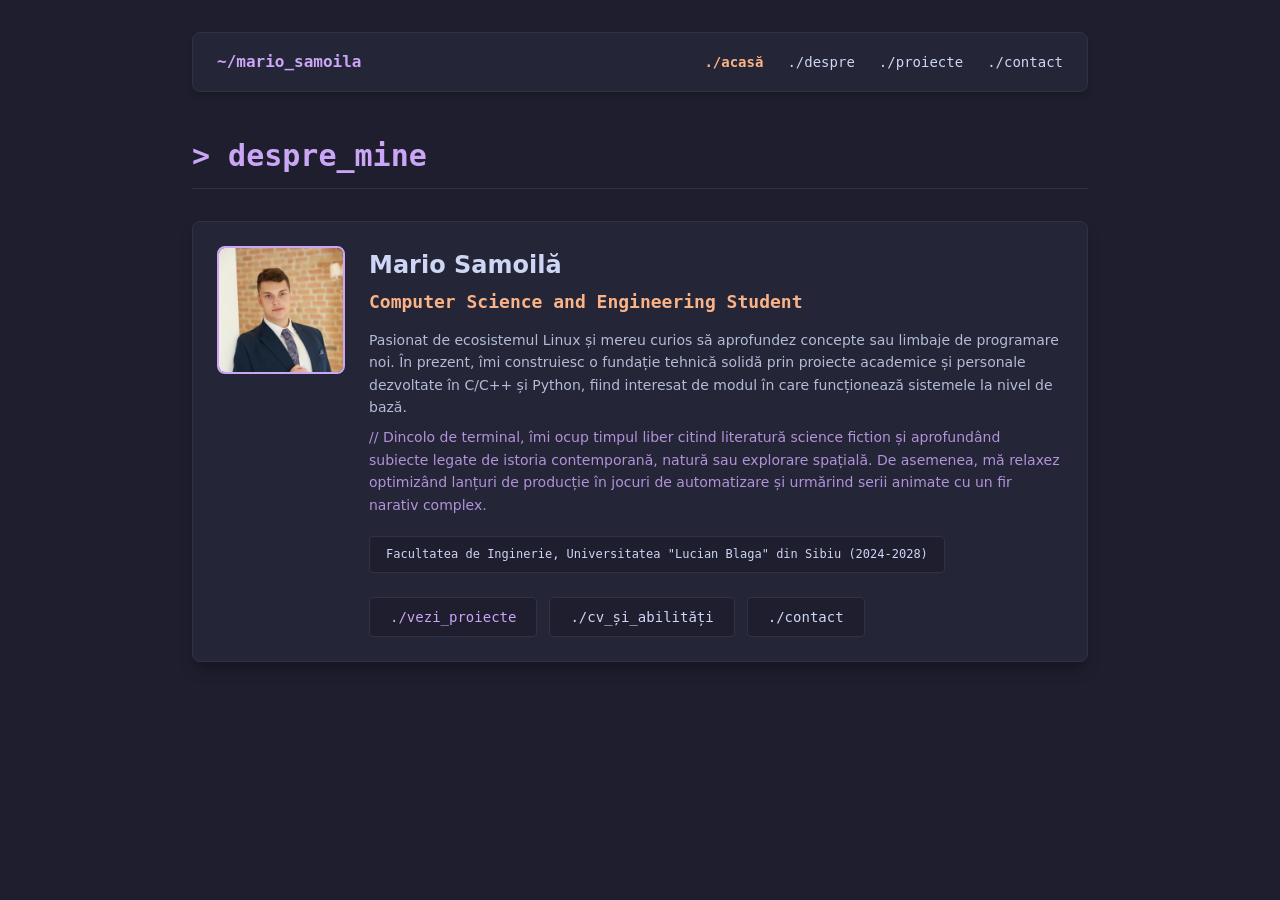
<file: index.html>
<!DOCTYPE html>
<html lang="ro">

<head>
    <meta charset="UTF-8">
    <meta name="viewport" content="width=device-width, initial-scale=1.0">
    <title>Mario Samoilă | Acasă</title>
    <link rel="stylesheet" href="css/style.css">
</head>

<body>

    <header class="site-header">
        <nav class="navbar">
            <a href="index.html" class="brand-logo">~/mario_samoila</a>

            <button class="hamburger" aria-label="Meniu">
                <span></span>
                <span></span>
                <span></span>
            </button>

            <div class="nav-menu">
                <a href="index.html" class="nav-link active-page">./acasă</a>
                <a href="about.html" class="nav-link">./despre</a>
                <a href="projects.html" class="nav-link">./proiecte</a>
                <a href="contact.html" class="nav-link">./contact</a>
            </div>
        </nav>
    </header>

    <main class="container">
        <h1 class="scroll-animate page-title">
            > despre_mine
        </h1>

        <section id="profil" class="scroll-animate card profile-card">
            <div class="profile-avatar">
                <img src="img/pfp.png" alt="Mario Samoilă">
            </div>

            <div>
                <h2 class="profile-name">Mario Samoilă</h2>
                <h3 class="profile-role">Computer Science and Engineering Student</h3>

                <p class="text-muted">
                    Pasionat de ecosistemul Linux și mereu curios să aprofundez concepte sau limbaje de programare noi. 
                    În prezent, îmi construiesc o fundație tehnică solidă prin proiecte academice și personale dezvoltate în C/C++ și Python, 
                    fiind interesat de modul în care funcționează sistemele la nivel de bază.
                </p>

                <p class="comment-text">
                    // Dincolo de terminal, îmi ocup timpul liber citind literatură science fiction și aprofundând subiecte legate de istoria contemporană,
                    natură sau explorare spațială. De asemenea, mă relaxez optimizând lanțuri de producție în jocuri de automatizare și urmărind serii animate cu un fir narativ complex.
                </p>

                <div class="education-badge">
                    Facultatea de Inginerie, Universitatea "Lucian Blaga" din Sibiu (2024-2028)
                </div>

                <div class="button-group">
                    <a href="projects.html" class="btn btn-primary">./vezi_proiecte</a>
                    <a href="about.html" class="btn">./cv_și_abilități</a>
                    <a href="contact.html" class="btn">./contact</a>
                </div>
            </div>
        </section>
    </main>

    <script src="js/app.js"></script>
</body>

</html>
</file>
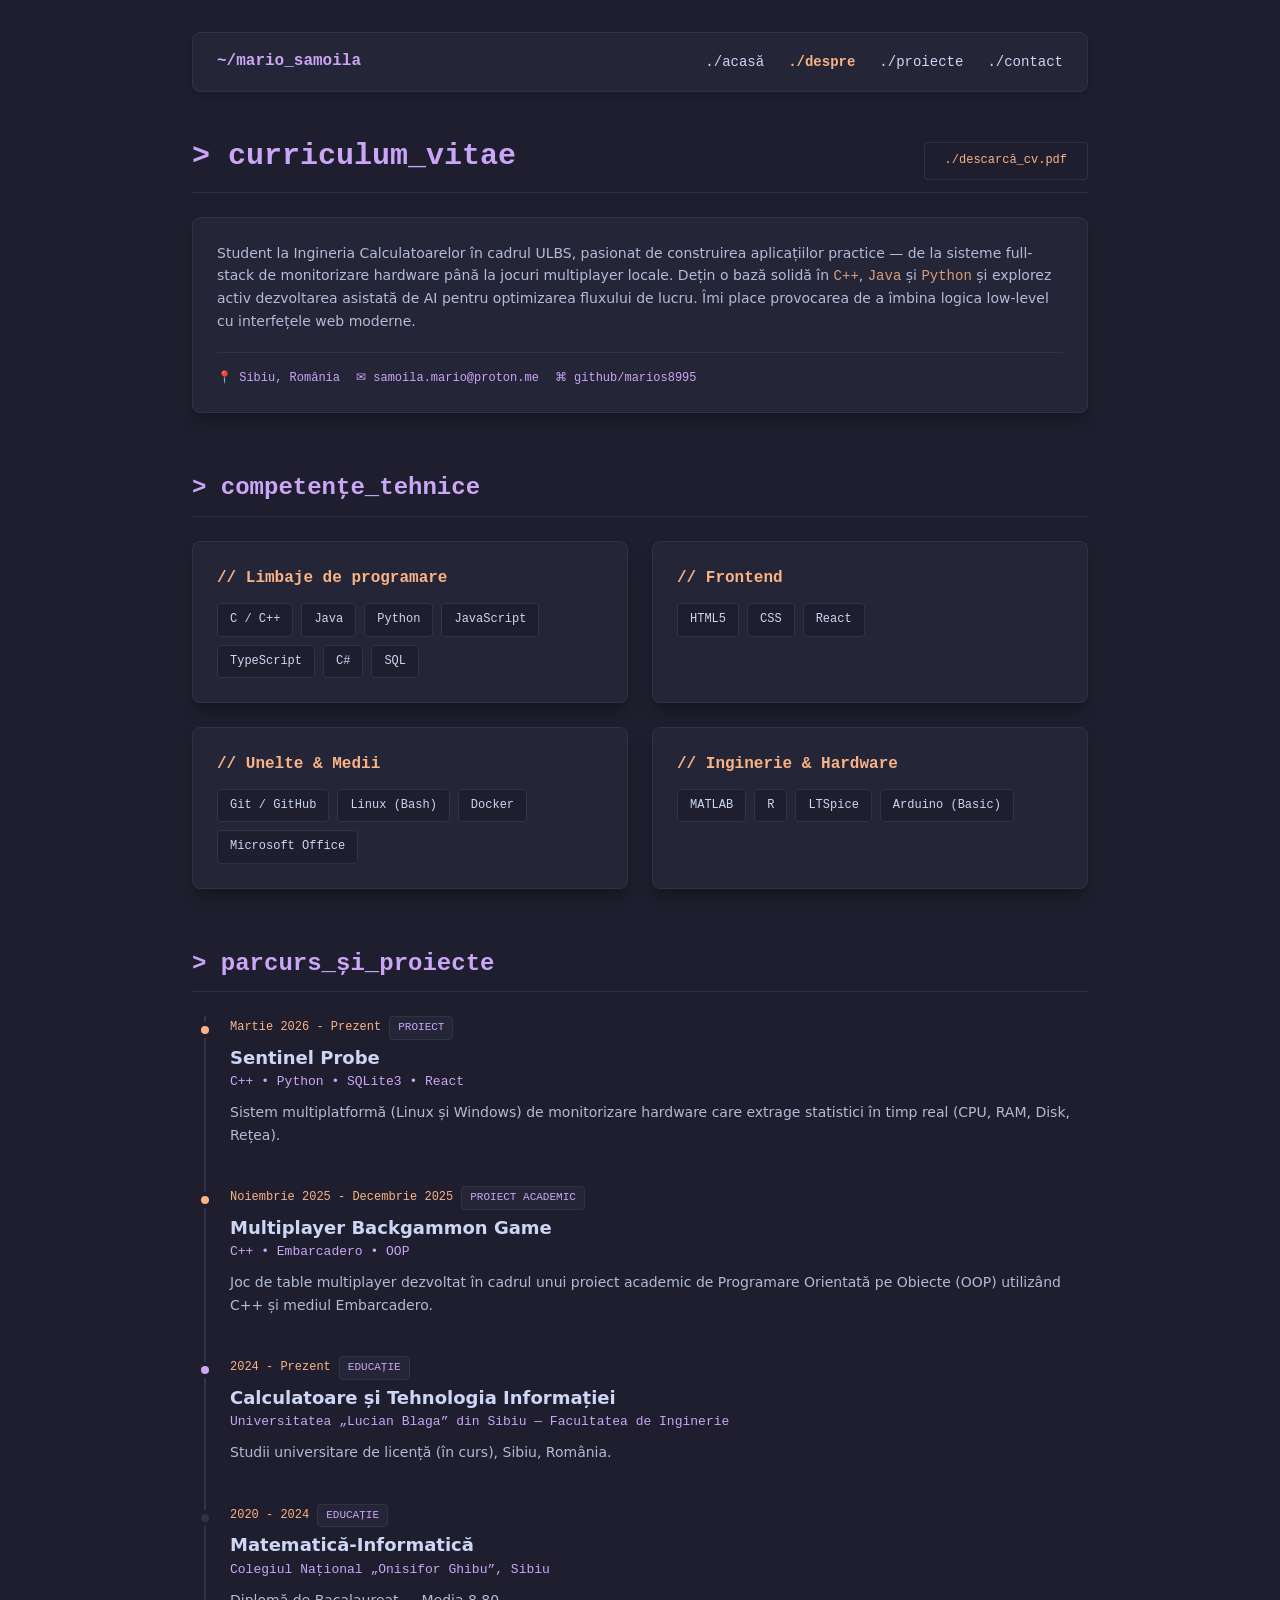
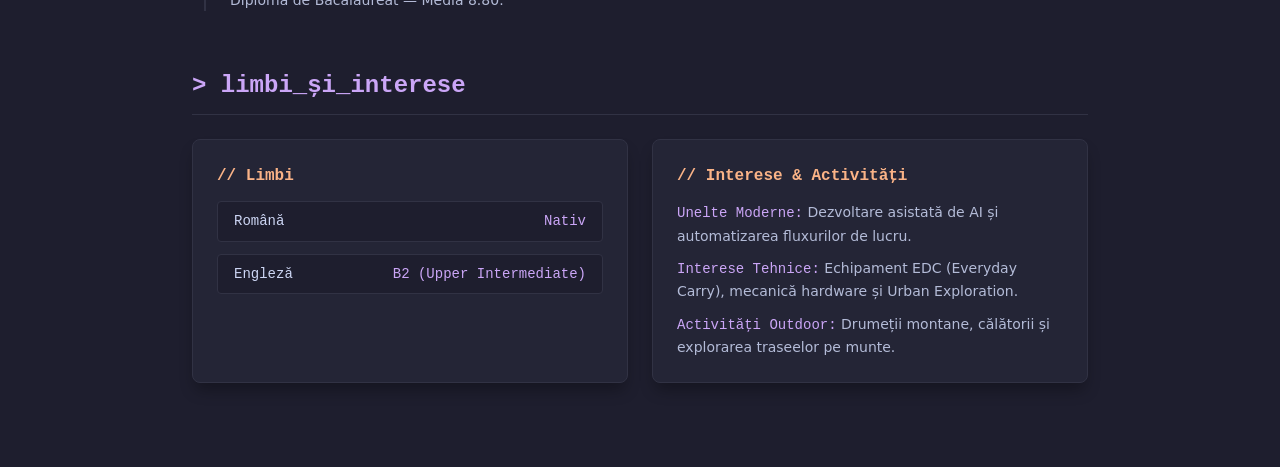
<file: about.html>
<!DOCTYPE html>
<html lang="ro">

<head>
    <meta charset="UTF-8">
    <meta name="viewport" content="width=device-width, initial-scale=1.0">
    <title>Mario Samoilă | Despre & CV</title>
    <link rel="stylesheet" href="css/style.css">
</head>

<body>

    <header class="site-header">
        <nav class="navbar">
            <a href="index.html" class="brand-logo">~/mario_samoila</a>

            <button class="hamburger" aria-label="Meniu">
                <span></span>
                <span></span>
                <span></span>
            </button>

            <div class="nav-menu">
                <a href="index.html" class="nav-link">./acasă</a>
                <a href="about.html" class="nav-link active-page">./despre</a>
                <a href="projects.html" class="nav-link">./proiecte</a>
                <a href="contact.html" class="nav-link">./contact</a>
            </div>
        </nav>
    </header>

    <main class="container">

        <section id="rezumat" class="scroll-animate section-spacing">
            <div class="section-header-row">
                <h1 class="page-title">> curriculum_vitae</h1>
                <a href="CV.pdf" target="_blank" rel="noopener noreferrer" class="btn btn-peach">
                    ./descarcă_cv.pdf
                </a>
            </div>

            <div class="card">
                <p class="text-muted">
                    Student la Ingineria Calculatoarelor în cadrul ULBS, pasionat de construirea aplicațiilor practice — de la sisteme full-stack de monitorizare hardware până la jocuri multiplayer locale. Dețin o bază solidă în <span class="mono-peach">C++</span>, <span class="mono-peach">Java</span> și <span class="mono-peach">Python</span> și explorez activ dezvoltarea asistată de AI pentru optimizarea fluxului de lucru. Îmi place provocarea de a îmbina logica low-level cu interfețele web moderne.
                </p>

                <div class="contact-links-bar">
                    <span>📍 Sibiu, România</span>
                    <a href="mailto:samoila.mario@proton.me">✉ samoila.mario@proton.me</a>
                    <a href="https://github.com/marios8995" target="_blank" rel="noopener noreferrer">⌘ github/marios8995</a>
                </div>
            </div>
        </section>

        <section id="skills" class="section-spacing">
            <h2 class="scroll-animate section-title">> competențe_tehnice</h2>

            <div class="grid-2">
                <div class="scroll-animate card">
                    <h3 class="card-subtitle">// Limbaje de programare</h3>
                    <div class="tag-list">
                        <span class="tag">C / C++</span>
                        <span class="tag">Java</span>
                        <span class="tag">Python</span>
                        <span class="tag">JavaScript</span>
                        <span class="tag">TypeScript</span>
                        <span class="tag">C#</span>
                        <span class="tag">SQL</span>
                    </div>
                </div>

                <div class="scroll-animate card">
                    <h3 class="card-subtitle">// Frontend</h3>
                    <div class="tag-list">
                        <span class="tag">HTML5</span>
                        <span class="tag">CSS</span>
                        <span class="tag">React</span>
                    </div>
                </div>

                <div class="scroll-animate card">
                    <h3 class="card-subtitle">// Unelte & Medii</h3>
                    <div class="tag-list">
                        <span class="tag">Git / GitHub</span>
                        <span class="tag">Linux (Bash)</span>
                        <span class="tag">Docker</span>
                        <span class="tag">Microsoft Office</span>
                    </div>
                </div>

                <div class="scroll-animate card">
                    <h3 class="card-subtitle">// Inginerie & Hardware</h3>
                    <div class="tag-list">
                        <span class="tag">MATLAB</span>
                        <span class="tag">R</span>
                        <span class="tag">LTSpice</span>
                        <span class="tag">Arduino (Basic)</span>
                    </div>
                </div>
            </div>
        </section>

        <section id="timeline" class="section-spacing">
            <h2 class="scroll-animate section-title">> parcurs_și_proiecte</h2>

            <div class="timeline">
                <div class="scroll-animate timeline-item">
                    <div class="timeline-dot dot-peach"></div>
                    <div class="timeline-meta">
                        <span class="timeline-date">Martie 2026 - Prezent</span>
                        <span class="timeline-badge">PROIECT</span>
                    </div>
                    <h3 class="timeline-title">Sentinel Probe</h3>
                    <p class="timeline-subtitle">C++ • Python • SQLite3 • React</p>
                    <p class="text-muted">
                        Sistem multiplatformă (Linux și Windows) de monitorizare hardware care extrage statistici în timp real (CPU, RAM, Disk, Rețea).
                    </p>
                </div>

                <div class="scroll-animate timeline-item">
                    <div class="timeline-dot dot-peach"></div>
                    <div class="timeline-meta">
                        <span class="timeline-date">Noiembrie 2025 - Decembrie 2025</span>
                        <span class="timeline-badge">PROIECT ACADEMIC</span>
                    </div>
                    <h3 class="timeline-title">Multiplayer Backgammon Game</h3>
                    <p class="timeline-subtitle">C++ • Embarcadero • OOP</p>
                    <p class="text-muted">
                        Joc de table multiplayer dezvoltat în cadrul unui proiect academic de Programare Orientată pe Obiecte (OOP) utilizând C++ și mediul Embarcadero.
                    </p>
                </div>

                <div class="scroll-animate timeline-item">
                    <div class="timeline-dot dot-mauve"></div>
                    <div class="timeline-meta">
                        <span class="timeline-date">2024 - Prezent</span>
                        <span class="timeline-badge">EDUCAȚIE</span>
                    </div>
                    <h3 class="timeline-title">Calculatoare și Tehnologia Informației</h3>
                    <p class="timeline-subtitle">Universitatea „Lucian Blaga” din Sibiu — Facultatea de Inginerie</p>
                    <p class="text-muted">
                        Studii universitare de licență (în curs), Sibiu, România.
                    </p>
                </div>

                <div class="scroll-animate timeline-item">
                    <div class="timeline-dot"></div>
                    <div class="timeline-meta">
                        <span class="timeline-date">2020 - 2024</span>
                        <span class="timeline-badge">EDUCAȚIE</span>
                    </div>
                    <h3 class="timeline-title">Matematică-Informatică</h3>
                    <p class="timeline-subtitle">Colegiul Național „Onisifor Ghibu”, Sibiu</p>
                    <p class="text-muted">
                        Diplomă de Bacalaureat — Media 8.80.
                    </p>
                </div>
            </div>
        </section>

        <section id="extra" class="section-spacing">
            <h2 class="scroll-animate section-title">> limbi_și_interese</h2>

            <div class="grid-2">
                <div class="scroll-animate card">
                    <h3 class="card-subtitle">// Limbi</h3>
                    <div class="language-row">
                        <span>Română</span>
                        <span class="mono-mauve">Nativ</span>
                    </div>
                    <div class="language-row">
                        <span>Engleză</span>
                        <span class="mono-mauve">B2 (Upper Intermediate)</span>
                    </div>
                </div>

                <div class="scroll-animate card">
                    <h3 class="card-subtitle">// Interese & Activități</h3>
                    <ul class="interests-list">
                        <li>
                            <span class="mono-mauve">Unelte Moderne:</span>
                            <span class="text-muted"> Dezvoltare asistată de AI și automatizarea fluxurilor de lucru.</span>
                        </li>
                        <li>
                            <span class="mono-mauve">Interese Tehnice:</span>
                            <span class="text-muted"> Echipament EDC (Everyday Carry), mecanică hardware și Urban Exploration.</span>
                        </li>
                        <li>
                            <span class="mono-mauve">Activități Outdoor:</span>
                            <span class="text-muted"> Drumeții montane, călătorii și explorarea traseelor pe munte.</span>
                        </li>
                    </ul>
                </div>
            </div>
        </section>

    </main>

    <script src="js/app.js"></script>
</body>

</html>
</file>
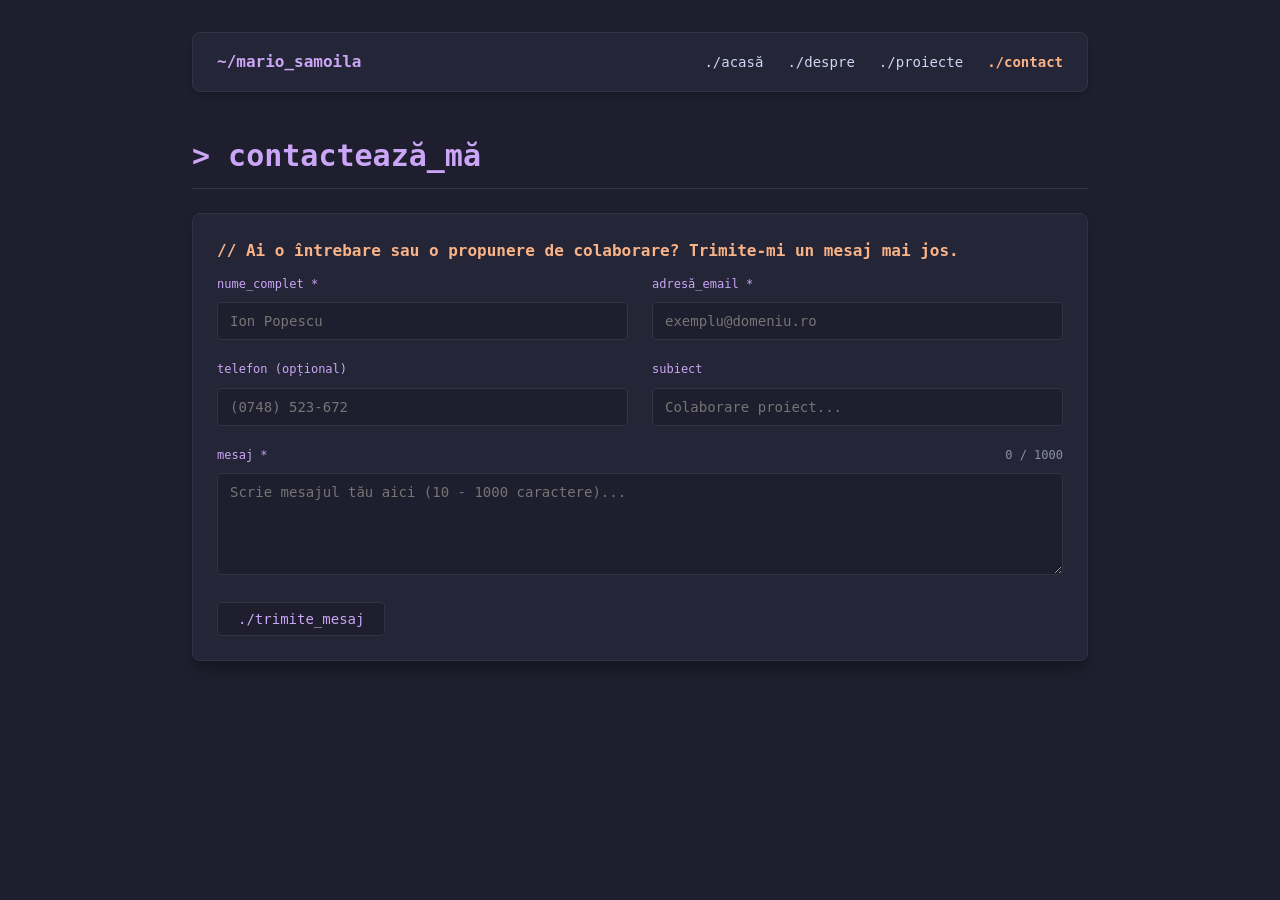
<file: contact.html>
<!DOCTYPE html>
<html lang="ro">

<head>
    <meta charset="UTF-8">
    <meta name="viewport" content="width=device-width, initial-scale=1.0">
    <title>Mario Samoilă | Contact</title>
    <link rel="stylesheet" href="css/style.css">
</head>

<body>

    <header class="site-header">
        <nav class="navbar">
            <a href="index.html" class="brand-logo">~/mario_samoila</a>

            <button class="hamburger" aria-label="Meniu">
                <span></span>
                <span></span>
                <span></span>
            </button>

            <div class="nav-menu">
                <a href="index.html" class="nav-link">./acasă</a>
                <a href="about.html" class="nav-link">./despre</a>
                <a href="projects.html" class="nav-link">./proiecte</a>
                <a href="contact.html" class="nav-link active-page">./contact</a>
            </div>
        </nav>
    </header>

    <main class="container section-spacing">
        <h1 class="scroll-animate page-title">> contactează_mă</h1>

        <section class="scroll-animate card">
            <p class="card-subtitle">
                // Ai o întrebare sau o propunere de colaborare? Trimite-mi un mesaj mai jos.
            </p>

            <form id="contact-form" action="#" method="POST" novalidate class="contact-form">
                <div class="grid-2">
                    <div>
                        <label for="name" class="form-label">nume_complet *</label>
                        <input type="text" id="name" name="name" required placeholder="Ion Popescu" class="input-field">
                        <p id="name-error" class="error-text hidden"></p>
                    </div>

                    <div>
                        <label for="email" class="form-label">adresă_email *</label>
                        <input type="email" id="email" name="email" required placeholder="exemplu@domeniu.ro" class="input-field">
                        <p id="email-error" class="error-text hidden"></p>
                    </div>
                </div>

                <div class="grid-2">
                    <div>
                        <label for="phone" class="form-label">telefon (opțional)</label>
                        <input type="tel" id="phone" name="phone" placeholder="(0748) 523-672" class="input-field">
                        <p id="phone-error" class="error-text hidden"></p>
                    </div>

                    <div>
                        <label for="subject" class="form-label">subiect</label>
                        <input type="text" id="subject" name="subject" placeholder="Colaborare proiect..." class="input-field">
                    </div>
                </div>

                <div>
                    <div class="form-label-row">
                        <label for="message" class="form-label">mesaj *</label>
                        <span id="message-counter" class="char-counter">0 / 1000</span>
                    </div>
                    <textarea id="message" name="message" rows="5" required placeholder="Scrie mesajul tău aici (10 - 1000 caractere)..." class="input-field"></textarea>
                    <p id="message-error" class="error-text hidden"></p>
                </div>

                <div id="form-status" class="form-status hidden"></div>

                <div>
                    <button type="submit" class="btn btn-primary">
                        ./trimite_mesaj
                    </button>
                </div>
            </form>
        </section>
    </main>

    <script src="js/app.js"></script>
</body>

</html>
</file>
<file: css/style.css>
:root {
    --base: #1e1e2e;
    --card-bg: #242536;
    --surface: #313244;
    --text: #cdd6f4;
    --mauve: #cba6f7;
    --peach: #fab387;
    --red: #f87171;
    --font-mono: "Fira Code", ui-monospace, monospace;
    --font-sans: Inter, ui-sans-serif, system-ui, sans-serif;
}

* {
    box-sizing: border-box;
    margin: 0;
    padding: 0;
}

body {
    background-color: var(--base);
    color: var(--text);
    font-family: var(--font-sans);
    min-height: 100vh;
    padding: 2rem;
    line-height: 1.6;
    -webkit-font-smoothing: antialiased;
}

a {
    color: inherit;
    text-decoration: none;
    transition: color 0.2s ease, background-color 0.2s ease, border-color 0.2s ease;
}

.container {
    max-width: 56rem;
    margin: 0 auto;
}

.section-spacing {
    margin-bottom: 3.5rem;
}

.grid-2 {
    display: grid;
    grid-template-columns: repeat(2, 1fr);
    gap: 1.5rem;
}

.card {
    background-color: var(--card-bg);
    border: 1px solid var(--surface);
    border-radius: 0.5rem;
    padding: 1.5rem;
    box-shadow: 0 10px 15px -3px rgba(0, 0, 0, 0.3);
}

.page-title,
.section-title {
    font-family: var(--font-mono);
    color: var(--mauve);
    font-weight: 700;
    border-bottom: 1px solid var(--surface);
    padding-bottom: 0.5rem;
    margin-bottom: 1.5rem;
}

.page-title {
    font-size: 1.875rem;
}

.section-title {
    font-size: 1.5rem;
}

.card-subtitle {
    font-family: var(--font-mono);
    color: var(--peach);
    font-size: 1rem;
    font-weight: 700;
    margin-bottom: 0.75rem;
}

.mono-peach {
    color: var(--peach);
    font-family: var(--font-mono);
}

.mono-mauve {
    color: var(--mauve);
    font-family: var(--font-mono);
}

.text-muted {
    font-size: 0.875rem;
    opacity: 0.85;
}

.comment-text {
    font-size: 0.875rem;
    color: var(--mauve);
    opacity: 0.85;
    margin-top: 0.5rem;
}

.site-header {
    max-width: 56rem;
    margin: 0 auto 2.5rem auto;
}

.navbar {
    display: flex;
    flex-wrap: wrap;
    align-items: center;
    justify-content: space-between;
    gap: 1rem;
    background-color: var(--card-bg);
    border: 1px solid var(--surface);
    padding: 1rem 1.5rem;
    border-radius: 0.5rem;
    font-family: var(--font-mono);
    font-size: 0.875rem;
    box-shadow: 0 4px 6px -1px rgba(0, 0, 0, 0.2);
}

.brand-logo {
    color: var(--mauve);
    font-weight: 700;
    font-size: 1rem;
}

.nav-menu {
    display: flex;
    gap: 1.5rem;
}

.nav-link:hover {
    color: var(--mauve);
}

.nav-link.active-page {
    color: var(--peach);
    font-weight: 700;
}

.hamburger {
    display: none;
    flex-direction: column;
    justify-content: center;
    align-items: center;
    width: 2rem;
    height: 2rem;
    gap: 0.25rem;
    background-color: var(--base);
    border: 1px solid var(--surface);
    border-radius: 0.25rem;
    padding: 0.375rem;
    cursor: pointer;
}

.hamburger span {
    width: 1rem;
    height: 2px;
    background-color: var(--mauve);
    transition: all 0.2s ease;
}

.hamburger.active span:nth-child(1) {
    transform: translateY(6px) rotate(45deg);
}

.hamburger.active span:nth-child(2) {
    opacity: 0;
}

.hamburger.active span:nth-child(3) {
    transform: translateY(-6px) rotate(-45deg);
}

.btn {
    display: inline-block;
    background-color: var(--base);
    border: 1px solid var(--surface);
    color: var(--text);
    font-family: var(--font-mono);
    font-size: 0.875rem;
    padding: 0.5rem 1.25rem;
    border-radius: 0.25rem;
    cursor: pointer;
    text-align: center;
    transition: all 0.2s ease;
}

.btn:hover {
    border-color: var(--mauve);
}

.btn-primary {
    color: var(--mauve);
}

.btn-primary:hover {
    background-color: var(--mauve);
    color: var(--base);
    border-color: var(--mauve);
}

.btn-peach {
    color: var(--peach);
    font-size: 0.75rem;
}

.btn-peach:hover {
    background-color: var(--peach);
    color: var(--base);
    border-color: var(--peach);
}

.tag-list {
    display: flex;
    flex-wrap: wrap;
    gap: 0.5rem;
    font-family: var(--font-mono);
    font-size: 0.75rem;
}

.tag {
    background-color: var(--base);
    border: 1px solid var(--surface);
    padding: 0.375rem 0.75rem;
    border-radius: 0.25rem;
}

.profile-card {
    display: flex;
    align-items: flex-start;
    gap: 1.5rem;
    margin-top: 2rem;
}

.profile-avatar {
    width: 8rem;
    height: 8rem;
    border-radius: 0.5rem;
    overflow: hidden;
    border: 2px solid var(--mauve);
    flex-shrink: 0;
}

.profile-avatar img {
    width: 100%;
    height: 100%;
    object-fit: cover;
}

.profile-name {
    font-size: 1.5rem;
    font-weight: 700;
}

.profile-role {
    color: var(--peach);
    font-family: var(--font-mono);
    font-size: 1.125rem;
    margin: 0.25rem 0 0.75rem 0;
}

.education-badge {
    display: inline-flex;
    align-items: center;
    background-color: var(--base);
    border: 1px solid var(--surface);
    padding: 0.5rem 1rem;
    border-radius: 0.25rem;
    font-family: var(--font-mono);
    font-size: 0.75rem;
    margin-top: 1.25rem;
}

.button-group {
    display: flex;
    flex-wrap: wrap;
    gap: 0.75rem;
    margin-top: 1.5rem;
}

.section-header-row {
    display: flex;
    align-items: flex-end;
    justify-content: space-between;
    border-bottom: 1px solid var(--surface);
    padding-bottom: 0.75rem;
    margin-bottom: 1.5rem;
    gap: 1rem;
}

.section-header-row .page-title {
    border-bottom: none;
    padding-bottom: 0;
    margin-bottom: 0;
}

.contact-links-bar {
    margin-top: 1.25rem;
    padding-top: 1rem;
    border-top: 1px solid var(--surface);
    display: flex;
    flex-wrap: wrap;
    gap: 1rem;
    font-family: var(--font-mono);
    font-size: 0.75rem;
    color: var(--mauve);
}

.contact-links-bar a:hover {
    color: var(--peach);
}

.timeline {
    position: relative;
    border-left: 2px solid var(--surface);
    margin-left: 0.75rem;
    display: flex;
    flex-direction: column;
    gap: 2.5rem;
}

.timeline-item {
    position: relative;
    padding-left: 1.5rem;
}

.timeline-dot {
    position: absolute;
    left: -9px;
    top: 6px;
    width: 1rem;
    height: 1rem;
    border-radius: 50%;
    border: 4px solid var(--base);
    background-color: var(--surface);
}

.timeline-dot.dot-peach {
    background-color: var(--peach);
}

.timeline-dot.dot-mauve {
    background-color: var(--mauve);
}

.timeline-meta {
    display: flex;
    flex-wrap: wrap;
    align-items: center;
    gap: 0.5rem;
}

.timeline-date {
    font-family: var(--font-mono);
    font-size: 0.75rem;
    color: var(--peach);
}

.timeline-badge {
    background-color: var(--card-bg);
    border: 1px solid var(--surface);
    color: var(--mauve);
    font-family: var(--font-mono);
    font-size: 0.6875rem;
    padding: 0.125rem 0.5rem;
    border-radius: 0.25rem;
}

.timeline-title {
    font-size: 1.125rem;
    font-weight: 700;
    margin-top: 0.25rem;
}

.timeline-subtitle {
    font-family: var(--font-mono);
    font-size: 0.8125rem;
    color: var(--mauve);
    margin-bottom: 0.5rem;
}

.language-row {
    display: flex;
    justify-content: space-between;
    align-items: center;
    background-color: var(--base);
    border: 1px solid var(--surface);
    padding: 0.5rem 1rem;
    border-radius: 0.25rem;
    font-family: var(--font-mono);
    font-size: 0.875rem;
    margin-bottom: 0.75rem;
}

.interests-list {
    list-style: none;
    display: flex;
    flex-direction: column;
    gap: 0.625rem;
    font-size: 0.875rem;
}

.filter-controls {
    display: flex;
    gap: 0.75rem;
}

.project-card {
    display: flex;
    flex-direction: column;
    transition: border-color 0.2s ease;
}

.project-card:hover {
    border-color: var(--mauve);
}

.project-title {
    font-family: var(--font-mono);
    font-size: 1.125rem;
    font-weight: 700;
    color: var(--mauve);
    margin-bottom: 0.5rem;
    word-break: break-word;
    transition: color 0.2s ease;
}

.project-card:hover .project-title {
    color: var(--peach);
}

.project-desc {
    font-size: 0.875rem;
    opacity: 0.8;
    margin-bottom: 1rem;
    flex-grow: 1;
}

.project-stats {
    display: flex;
    flex-wrap: wrap;
    align-items: center;
    gap: 1rem;
    font-family: var(--font-mono);
    font-size: 0.75rem;
    margin-bottom: 1.25rem;
}

.load-more-wrapper {
    margin-top: 2.5rem;
    display: flex;
    justify-content: center;
}

.contact-form {
    display: flex;
    flex-direction: column;
    gap: 1.25rem;
}

.form-label-row {
    display: flex;
    justify-content: space-between;
    align-items: center;
    margin-bottom: 0.5rem;
}

.form-label {
    display: block;
    font-family: var(--font-mono);
    font-size: 0.75rem;
    color: var(--mauve);
    margin-bottom: 0.5rem;
}

.form-label-row .form-label {
    margin-bottom: 0;
}

.input-field {
    width: 100%;
    background-color: var(--base);
    border: 1px solid var(--surface);
    color: var(--text);
    font-family: var(--font-mono);
    font-size: 0.875rem;
    border-radius: 0.25rem;
    padding: 0.625rem 0.75rem;
    outline: none;
    transition: border-color 0.2s ease;
}

.input-field:focus {
    border-color: var(--mauve);
}

.input-field.input-error {
    border-color: var(--red);
}

textarea.input-field {
    resize: vertical;
}

.error-text {
    color: var(--red);
    font-family: var(--font-mono);
    font-size: 0.75rem;
    margin-top: 0.375rem;
}

.char-counter {
    font-family: var(--font-mono);
    font-size: 0.75rem;
    opacity: 0.6;
}

.char-counter.counter-valid {
    color: var(--peach);
    opacity: 1;
}

.char-counter.counter-invalid {
    color: var(--red);
    opacity: 1;
}

.form-status {
    font-family: var(--font-mono);
    font-size: 0.75rem;
    padding: 0.75rem;
    border-radius: 0.25rem;
    border: 1px solid transparent;
}

.status-success {
    border-color: var(--mauve);
    background-color: rgba(203, 166, 247, 0.1);
    color: var(--mauve);
}

.status-error {
    border-color: var(--red);
    background-color: rgba(248, 113, 113, 0.1);
    color: var(--red);
}

.col-span-full {
    grid-column: 1 / -1;
}

.hidden {
    display: none !important;
}

.scroll-animate {
    opacity: 0;
    transform: translateY(20px);
    transition: opacity 0.6s ease-out, transform 0.6s ease-out;
}

.scroll-animate.visible {
    opacity: 1;
    transform: translateY(0);
}

@media (max-width: 768px) {
    body {
        padding: 1rem;
    }

    .hamburger {
        display: flex;
    }

    .nav-menu {
        display: none;
        width: 100%;
        flex-direction: column;
        gap: 1rem;
        padding-top: 0.75rem;
        border-top: 1px solid var(--surface);
    }

    .nav-menu.active {
        display: flex;
    }

    .profile-card {
        flex-direction: column;
        align-items: center;
        text-align: center;
    }

    .button-group {
        justify-content: center;
    }

    .grid-2 {
        grid-template-columns: 1fr;
    }

    .section-header-row {
        flex-direction: column;
        align-items: stretch;
    }

    .filter-controls {
        flex-direction: column;
    }
}
</file>
